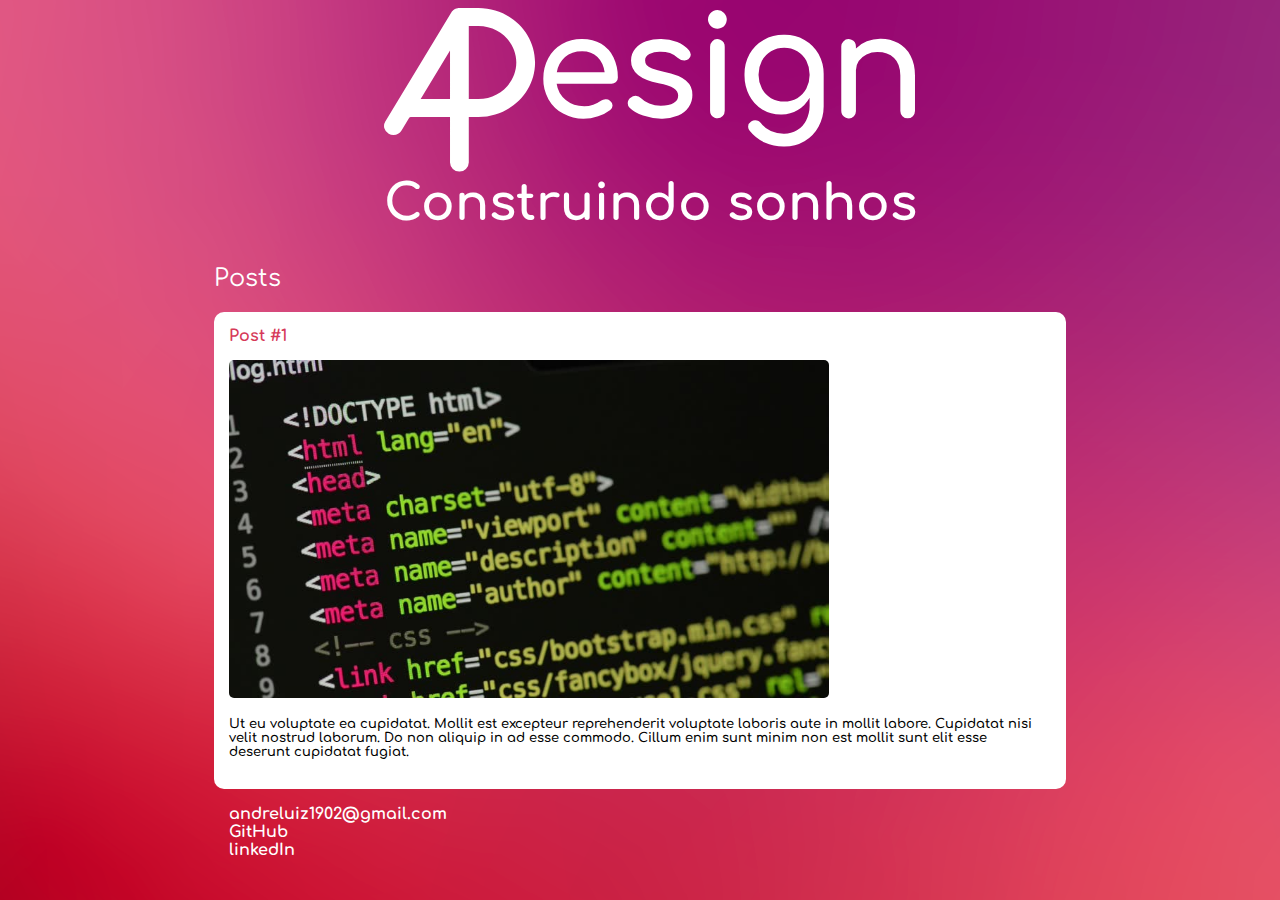
<file: Curso HTML DIO/index.html>
<!DOCTYPE html>
<html lang='en' webcrx=''>

<head>
    <meta http-equiv='Content-Type' content='text/html; charset=UTF-8'>
    <meta http-equiv='X-UA-Compatible' content='IE=edge'>
    <meta name='viewport' content='width=device-width, initial-scale=1.0'>
    <title>Aula 01</title>
    <link rel='stylesheet' href='style.css'>
    <link rel="preconnect" href="https://fonts.googleapis.com">
    <link rel="preconnect" href="https://fonts.gstatic.com" crossorigin>
    <link href="https://fonts.googleapis.com/css2?family=Comfortaa:wght@300;400;500;600;700&display=swap" rel="stylesheet">
</head>

<body>
    <header>
        <svg xmlns="http://www.w3.org/2000/svg" width="531" height="163.51" viewBox="0 0 531 163.51" class="logo_index">
    <g id="Grupo_17" data-name="Grupo 17" transform="translate(-176.664 -484.95)">
      <path id="Caminho_8" data-name="Caminho 8" d="M464.934,571.185a6.561,6.561,0,0,1-4.742,1.8H405.586a25.308,25.308,0,0,0,9.125,16.239q7.545,6.18,18.466,6.179a27.949,27.949,0,0,0,8.982-1.581,26.794,26.794,0,0,0,7.688-3.879,7.448,7.448,0,0,1,4.742-1.581,6.183,6.183,0,0,1,4.31,1.436,6.282,6.282,0,0,1,2.587,4.886,5.207,5.207,0,0,1-2.3,4.311,39.73,39.73,0,0,1-12.142,6.323,43.889,43.889,0,0,1-34.991-2.658A37.005,37.005,0,0,1,397.466,588.5a40.222,40.222,0,0,1-5.245-20.55,42.488,42.488,0,0,1,4.958-20.621,35.851,35.851,0,0,1,13.8-14.227A39.383,39.383,0,0,1,431.02,528q11.064,0,19.113,4.887a32.233,32.233,0,0,1,12.358,13.651,45.027,45.027,0,0,1,4.311,20.119A6.017,6.017,0,0,1,464.934,571.185ZM413.991,546.11a25.808,25.808,0,0,0-8.263,15.376h47.853q-1.293-9.626-7.185-15.376t-15.376-5.748Q420.529,540.362,413.991,546.11Z" transform="translate(-56.268 -12.161)" fill="#fff"/>
      <path id="Caminho_9" data-name="Caminho 9" d="M555.679,531.022a28.619,28.619,0,0,1,11.712,8.335,7.314,7.314,0,0,1,1.868,4.6,5.758,5.758,0,0,1-2.443,4.455,6.665,6.665,0,0,1-4.024,1.15,9.814,9.814,0,0,1-6.755-2.731,21.51,21.51,0,0,0-7.616-4.671,30.666,30.666,0,0,0-9.772-1.365A23.241,23.241,0,0,0,527.8,543.02q-4.241,2.23-4.239,6.251A7.857,7.857,0,0,0,525,554.085q1.436,1.941,5.461,3.593a69.31,69.31,0,0,0,11.64,3.233q15.662,3.163,22.2,8.766a18.228,18.228,0,0,1,6.539,14.514,21.178,21.178,0,0,1-3.592,12,23.931,23.931,0,0,1-10.563,8.478,41.124,41.124,0,0,1-16.741,3.089,55.266,55.266,0,0,1-18.394-3.017q-8.622-3.017-13.508-7.9a6.079,6.079,0,0,1-1.868-4.455,6.69,6.69,0,0,1,2.874-5.6,8.711,8.711,0,0,1,5.029-2.012,7.692,7.692,0,0,1,5.461,2.587,22.163,22.163,0,0,0,8.192,5.246,30.492,30.492,0,0,0,11.639,2.227q8.192,0,12.718-2.73t4.527-7.329q0-4.453-4.455-7.4t-15.088-4.957q-27.591-5.314-27.591-22.7a17.744,17.744,0,0,1,4.167-11.927,25.355,25.355,0,0,1,10.921-7.33A41.947,41.947,0,0,1,538.938,528,44,44,0,0,1,555.679,531.022Z" transform="translate(-85.785 -12.161)" fill="#fff"/>
      <path id="Caminho_10" data-name="Caminho 10" d="M617.751,530.758a7.3,7.3,0,0,1,12.574,5.318v63.947a7.245,7.245,0,0,1-2.012,5.246,7.366,7.366,0,0,1-12.646-5.246V536.076A7.055,7.055,0,0,1,617.751,530.758Z" transform="translate(-112.928 -12.34)" fill="#fff"/>
      <path id="Caminho_11" data-name="Caminho 11" d="M724.737,533.1A36.711,36.711,0,0,1,738.82,547.26a41.431,41.431,0,0,1,5.1,20.693v31.04a42.956,42.956,0,0,1-5.029,20.693,37.38,37.38,0,0,1-14.155,14.729,39.785,39.785,0,0,1-20.621,5.389,45.543,45.543,0,0,1-19.256-4.1A40.238,40.238,0,0,1,669.915,624a6.5,6.5,0,0,1-1.581-4.024,6.255,6.255,0,0,1,3.018-5.173,7.381,7.381,0,0,1,4.024-1.293,7.1,7.1,0,0,1,5.891,3.018,25.278,25.278,0,0,0,9.772,7.688,32.162,32.162,0,0,0,13.365,2.659,24.8,24.8,0,0,0,12.789-3.377,24.324,24.324,0,0,0,9.2-9.916,33.009,33.009,0,0,0,3.448-15.592v-7.041A33.225,33.225,0,0,1,718.055,603.3a31.181,31.181,0,0,1-16.526,4.454,35.963,35.963,0,0,1-19.04-5.1A34.882,34.882,0,0,1,669.412,588.5a44.154,44.154,0,0,1-4.671-20.55,41.877,41.877,0,0,1,5.03-20.693A36.062,36.062,0,0,1,683.854,533.1,41.147,41.147,0,0,1,704.4,528,40.464,40.464,0,0,1,724.737,533.1Zm-7.185,58.271a23.832,23.832,0,0,0,9.054-9.555,29.189,29.189,0,0,0,3.233-13.868,29.616,29.616,0,0,0-3.233-13.939,23.735,23.735,0,0,0-9.054-9.628,26.793,26.793,0,0,0-26.3,0,24.226,24.226,0,0,0-9.125,9.628,29.073,29.073,0,0,0-3.305,13.939,28.656,28.656,0,0,0,3.305,13.868,24.332,24.332,0,0,0,9.125,9.555,26.788,26.788,0,0,0,26.3,0Z" transform="translate(-127.566 -16.248)" fill="#fff"/>
      <path id="Caminho_12" data-name="Caminho 12" d="M852.331,532.128A30.393,30.393,0,0,1,864.689,544.7q4.453,8.266,4.455,19.9v35.351a7.33,7.33,0,1,1-14.657,0V564.6q0-11.639-6.251-17.6t-16.6-5.964a24.527,24.527,0,0,0-10.993,2.443,19.5,19.5,0,0,0-7.76,6.61,16.366,16.366,0,0,0-2.8,9.341v40.523a7.251,7.251,0,0,1-2.011,5.246,7.366,7.366,0,0,1-12.646-5.246V535.865a7.055,7.055,0,0,1,2.083-5.318,7.3,7.3,0,0,1,12.575,5.318v1.581A31.93,31.93,0,0,1,821,530.333a36.231,36.231,0,0,1,13.508-2.515A36.6,36.6,0,0,1,852.331,532.128Z" transform="translate(-161.479 -12.101)" fill="#fff"/>
      <path id="Caminho_13" data-name="Caminho 13" d="M629.045,490.466a9.369,9.369,0,1,1-6.682-2.8A9.122,9.122,0,0,1,629.045,490.466Z" transform="translate(-112.317 -0.616)" fill="#fff"/>
      <path id="Caminho_1" data-name="Caminho 1" d="M271.062,484.95h-19.03c-.131,0-.262,0-.393.009l-.1,0c-.108.006-.216.014-.323.024l-.169.015c-.076.007-.151.018-.226.028s-.171.021-.255.034l-.112.019a9.554,9.554,0,0,0-2.881.961,9.27,9.27,0,0,0-2.721,2.148c-.015.018-.032.035-.046.053-.061.072-.121.146-.179.219-.04.05-.08.1-.12.15s-.076.1-.113.153c-.057.078-.114.156-.169.236l-.066.1c-.066.1-.132.2-.195.3l-.016.026-66,109.007a8.842,8.842,0,0,0,3.387,12.345,9.632,9.632,0,0,0,4.715,1.228,9.461,9.461,0,0,0,8.119-4.485l7.688-12.7a1.846,1.846,0,0,1,1.582-.875H242.67v45.475a9.212,9.212,0,0,0,9.386,9.028h0a9.212,9.212,0,0,0,9.385-9.028V593.957h9.62c31.294,0,56.662-24.4,56.662-54.5h0C327.724,509.352,302.356,484.95,271.062,484.95ZM213.313,575.9l29.358-48.483V575.9Zm95.64-36.447c0,20.129-16.965,36.447-37.891,36.447h-9.62V503.006h9.62c20.926,0,37.891,16.318,37.891,36.447Z" transform="translate(0 0)" fill="#fff"/>
    </g>
  </svg>
        <h1 id='title'>Construindo sonhos</h1>
    </header>
    <section>
        <header>
            <h2 class='subtitle'>Posts</h2>
        </header>
        <article class='post'>
            <h3 class='post_title'>Post #1</h3>
            <img src='./img/1.jpg' alt='Código HTML' style='width: 600px;' class='post_image'>
            <!-- define um parágrafo -->
            <p class='post_content'>Ut eu voluptate ea cupidatat. Mollit est excepteur reprehenderit voluptate laboris aute in mollit labore. Cupidatat nisi velit nostrud laborum. Do non aliquip in ad esse commodo. Cillum enim sunt minim non est mollit sunt elit esse deserunt
                cupidatat fugiat.</p>
            <!-- Imagens -->
            <!-- <img alt='Foto de André Luiz'> -->
            <!--alt exibe texto de descrição quando a imagem não é carregada -->
        </article>
    </section>
    <footer class="footer">
        <!-- Listas -->
        <!-- Listas UL =  a ordem não importa 
			Listas OL = A ordem importa, são representados por letras, numeros ou algarismos romanos
			elemento LI = item da lista	-->

        <ul class="contacts_list">
            <li>
                <!-- define um link -->
                <a href='mailto:andreluiz1902@gmail.com'>andreluiz1902@gmail.com</a>
                <!-- target = comportamento | _blank = define pra abrir o link em uma nova aba -->
            </li>
            <li>
                <a href='https://github.com/Oevidente' target='_blank'>GitHub</a>
            </li>
            <li>
                <a href='https://www.linkedin.com/in/andreluiz1902/' target='_blank'>linkedIn</a>
            </li>
        </ul>
    </footer>
</body>

</html>
</file>
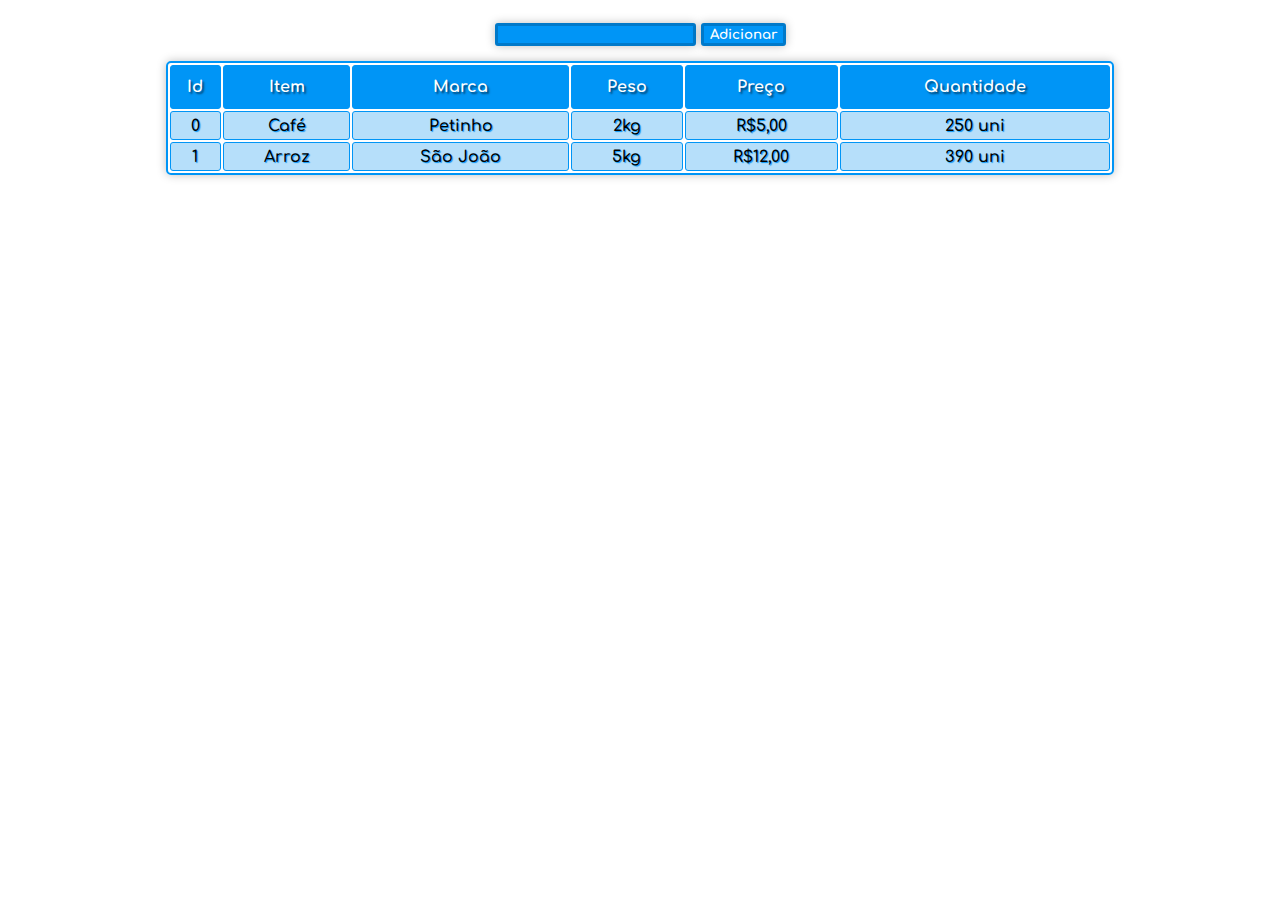
<file: HSMCoders/index.html>
<!DOCTYPE html>
<html lang="en">

<head>
    <meta charset="UTF-8">
    <meta http-equiv="X-UA-Compatible" content="IE=edge">
    <meta name="viewport" content="width=device-width, initial-scale=1.0">
    <link rel='stylesheet' href='style.css'>
    <link rel="preconnect" href="https://fonts.googleapis.com">
    <link rel="preconnect" href="https://fonts.gstatic.com" crossorigin>
    <link href="https://fonts.googleapis.com/css2?family=Comfortaa:wght@300;400;500;600;700&display=swap" rel="stylesheet">
    <title>Tabela Modelo</title>
</head>

<body>
    <section>
        <input type="text" name="txtprod" id="txtprod">
        <input type="button" value="Adicionar" onclick="adicionar()">
        <table id="tabela" border="2" borderColor="#0095f6" width="75%" align="center">
            <tr>
                <th>Id</th>
                <th>Item</th>
                <th>Marca</th>
                <th>Peso</th>
                <th>Preço</th>
                <th>Quantidade</th>
            </tr>
            <tr>
                <td>0</td>
                <td>Café</td>
                <td>Petinho</td>
                <td>2kg</td>
                <td>R$5,00</td>
                <td>250 uni</td>
            </tr>
            <tr>
                <td>1</td>
                <td>Arroz</td>
                <td>São João</td>
                <td>5kg</td>
                <td>R$12,00</td>
                <td>390 uni</td>
            </tr>
        </table>
    </section>
    <script src="script.js"></script>
</body>

</html>
</file>
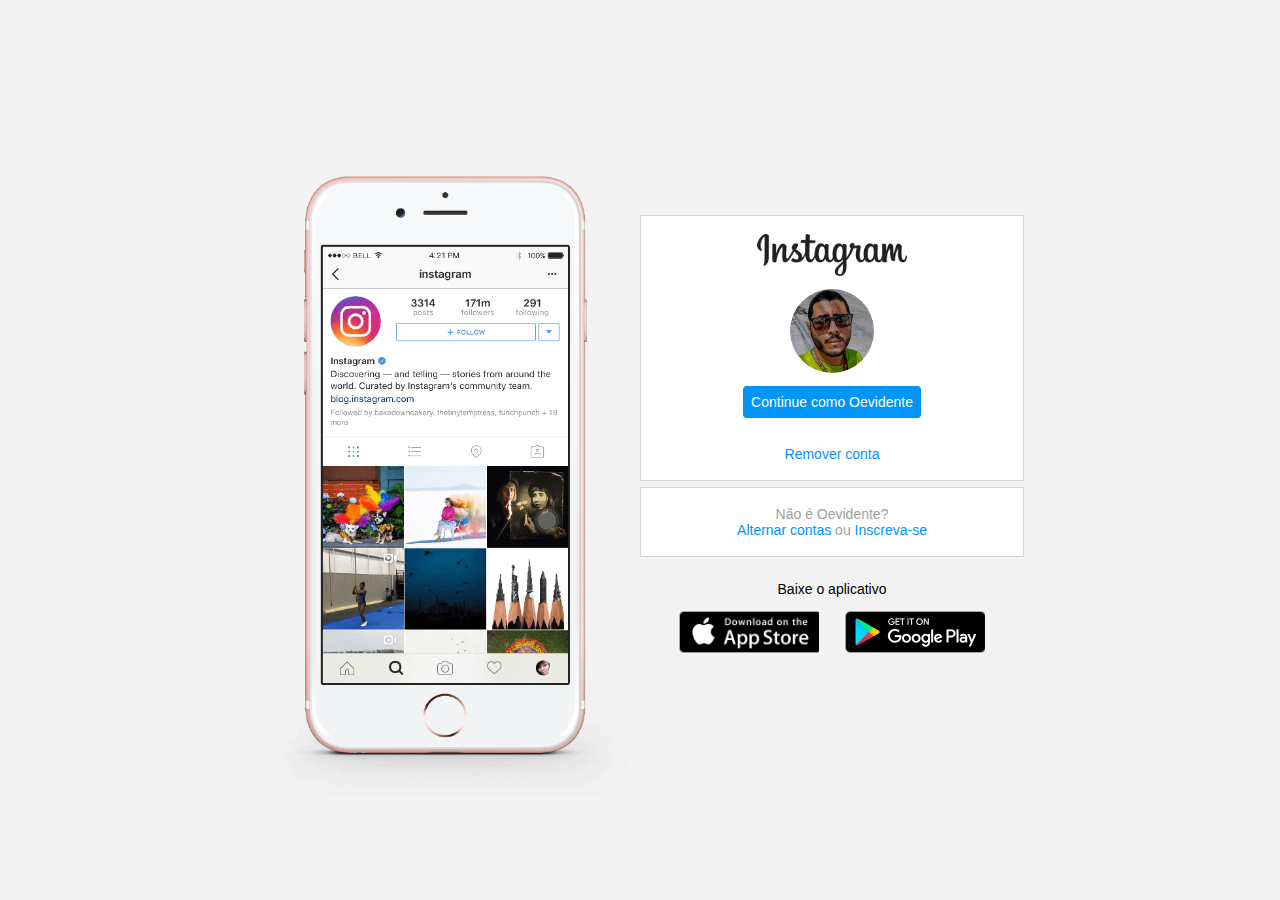
<file: Instagram/index.html>
<!DOCTYPE html>
<html lang="en">

<head>
    <meta charset="UTF-8">
    <meta http-equiv="X-UA-Compatible" content="IE=edge">
    <meta name="viewport" content="width=device-width, initial-scale=1.0">
    <link rel='stylesheet' href='style.css'>
    <title>Instagram</title>
</head>

<body>
    <div class="instagram-wrapper">
        <div class="instagram-phone">
            <img src="./img/instagram-celular.png" alt="celular">
        </div>
        <div class="instagram-continue">
            <div class="group">
                <img src="./img/instagram-logo.png" class="instagram-logo" alt="instagram logo">
                <div class="profile-photo">
                    <img src="./img/perfil-instagram.jpg" alt="foto de perfil">
                </div>
                <a href="#" class="instagram-login">Continue como Oevidente</a>
                <a href="#" class="instagram-logout">Remover conta</a>
            </div>
            <div class="group">
                <p class="not-account">Não é Oevidente?</p>
                <p class="not-account">
                    <span class="link-blue">Alternar contas</span>
                    ou
                    <span class="link-blue">Inscreva-se</span>
                </p>
            </div>
            <div class="get-the-app">
                <p class="get-app">Baixe o aplicativo</p>
                <div class="download">
                    <a href="#" class="app-download"></a>
                    <a href="#" class="app-download"></a>
                </div>
            </div>
        </div>
    </div>
</body>

</html>
</file>
<file: Curso HTML DIO/style.css>
/* Classes são definidas por pontos
e id é definida por hash
uma id só pode ser usada um única vez por página */
body{
    background: url(img/bg.png);
    background-position: top;

}
.logo_index{
    margin-left: 376px;
    margin-top: 300,24px;
}
#title, .subtitle, .post_title {
    color: white;
    font-family: 'Comfortaa', Helvetica;

}
#title{
    /* text-decoration: overline; */
    margin-top: 0;
    font-weight: 700;
    margin-left: 376px;
    font-size: 50px;
}
.subtitle{
    font-weight: 400;
    margin-left: 206px;
}
.post_title {
    color: #D63A59;
    font-size: 16px;
    font-weight: 700;
    margin: 0;
    margin-bottom: 15px;
}
.post {
    background: white;
    padding: 15px;
    /* border: 3px solid #D63A59; */
    border-radius: 10px;
    margin: 15px;
    margin: auto 206px;
    max-width: 1357.730px;
}
.post_content{
    margin: auto;
    margin-bottom: 15px;
    font-family: 'Comfortaa';
    font-weight: 600;
    font-size: small;
}
.post_image{
    margin: auto;
    margin-bottom: 15px;
    border-radius: 5px;
    width: 100%;
}
.footer{
    color: white;
    font-family: 'Comfortaa';
    font-weight: 700;
    font-size: medium;
    margin: auto 206px;
}
.contacts_list{
    padding-left: 15px;
    list-style-type: none;
}
.contacts_list li a{
    color: white;
    text-decoration: none;
}
</file>
<file: HSMCoders/style.css>
body {
    align-content: flex;
    font-family: 'Comfortaa', Helvetica;
    font-weight: 500;
}

section {
    text-align: center;
    align-content: flex;
}

input {
    font-family: 'Comfortaa', Helvetica;
    color: white;
    margin-top: 15px;
    margin-bottom: 15px;
    text-align: center;
    font-weight: 700;
    background-color: #0095f6;
    border: 3px solid #0079c9;
    border-radius: 3px;
    box-shadow: 0 0 10px rgba(0, 0, 0, 0.250);
}

input.btn {
    background-color: #0079c9;
    border: 3px solid #0095f6;
}

table {
    border-radius: 5px;
    box-shadow: 0 0 10px rgba(0, 0, 0, 0.250);
}

th {
    height: 40px;
    color: white;
    background-color: #0095f6;
    font-weight: 700;
    text-shadow: 2px 2px 2px #004675;
    border-radius: 3px;
}

td {
    height: 25px;
    text-align: center;
    text-shadow: 1px 1px 1px #0095f6;
    font-weight: 600;
    border-radius: 3px;
    background-color: #b6dffa;
}
</file>
<file: Instagram/style.css>
* {
    padding: 0;
    margin: 0;
    box-sizing: border-box;
    text-decoration: none;
    font-family: sans-serif;
    font-size: 14px;
}

body {
    width: 100%;
    min-height: 100vh;
    background-color: rgb(243, 243, 243);
    margin: 0;
    padding: 0;
    display: flex;
    justify-content: center;
}

.instagram-wrapper {
    display: flex;
    align-items: center;
    justify-content: start;
    width: 60%;
    height: 100vh;
}

.instagram-phone {
    display: flex;
    align-items: center;
    justify-content: center;
    width: 50%;
}

.instagram-phone img {
    height: 50rem;
}

.instagram-continue {
    display: flex;
    align-items: center; /* horizontal */
    justify-content: space-around; /* vertical */
    flex-direction: column;
    width: 50%;
    min-height: 34rem;
}

.group {
    display: flex;
    justify-content: space-between;
    align-items: center;
    flex-direction: column;
    background-color: #ffffff;
    width: 100%;
    padding: 1.3rem 0;
    border: 1px solid lightgray;
}

.group:nth-child(1) {
    min-height: 19rem;
}

.instagram-logo {
    height: 3rem;
}

.profile-photo {
    display: flex;
    justify-content: center;
    align-items: center;
    border-radius: 50%;
    overflow: hidden;
}

.profile-photo img {
    height: 6rem;
}

.instagram-login {
    background-color: #0095f6;
    color: #ffffff;
    padding: 8px;
    border-radius: 4px;
}

.instagram-logout {
    color: #0095f6;
    margin-top: 1rem;
}

.not-account {
    color: rgb(160, 160, 160);
}

.link-blue {
    color: #0095f6;
}

.get-the-app {
    display: flex;
    flex-direction: column;
    align-items: center;
    justify-content: center;
    width: 100%;
    padding: 1.3rem 0;
}

.download {
    display: flex;
    width: 100%;
    justify-content: space-evenly;
    align-items: center;
    padding: 1rem;
}

.app-download {
    height: 3rem;
    width: 10rem;
    background-size: cover;
}

.app-download:nth-child(1) {
    background-image: url('./img/apple-button.png');
}

.app-download:nth-child(2) {
    background-image: url('./img/googleplay-button.png');
}

/* media queries */


@media (max-width: 1024px) {
    .instagram-wrapper {
        width: 90%;
    }
}

@media (max-width: 650px) {
    body {
        background-color: #ffffff;
    }

    .instagram-wrapper {
        width: 90%;
    }

    .instagram-phone {
        display: none;
    }

    .instagram-continue {
        width: 100%;
    }
    
    .group {
        border: 1px solid transparent;
    }
}
</file>
